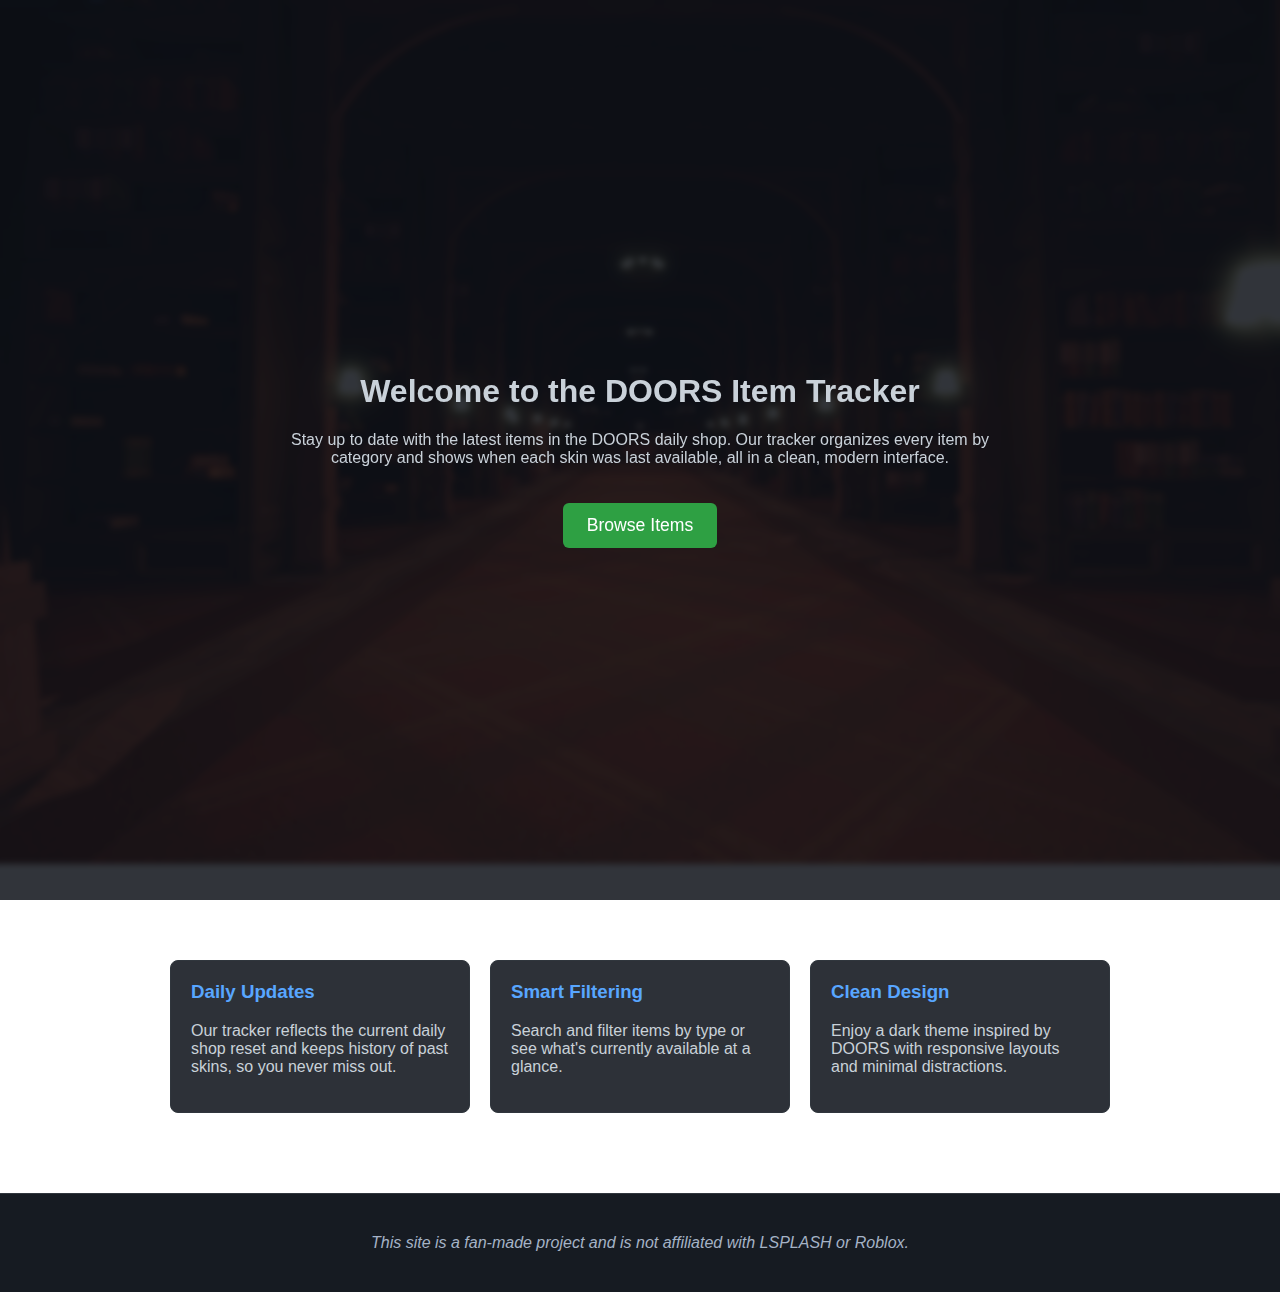
<file: index.html>
<!DOCTYPE html>
<html lang="en">
<head>
  <meta charset="UTF-8">
  <meta name="viewport" content="width=device-width, initial-scale=1.0">
  <title>DOORS Item Tracker – Home</title>
  <!-- Global site tag (Google Analytics) - place as early as possible in the head to ensure
       analytics fires before other scripts. Replace the Measurement ID below only if your
       GA4 property changes. -->
  <script async src="https://www.googletagmanager.com/gtag/js?id=G-7MSW6GJZZ1"></script>
  <script>
    window.dataLayer = window.dataLayer || [];
    function gtag(){dataLayer.push(arguments);}
    gtag('js', new Date());
    gtag('config', 'G-7MSW6GJZZ1');
  </script>
  <!-- Use the existing stylesheet to keep the dark theme, and add some home‑page styles below -->
  <link rel="stylesheet" href="style.css">
  <style>
    /* Hero section covers the full viewport height and features a blurred overlay */
    .hero {
      display: flex;
      flex-direction: column;
      align-items: center;
      justify-content: center;
      text-align: center;
      min-height: 100vh;
      background: url('background.png') no-repeat center center fixed;
      background-size: cover;
      color: #c9d1d9;
      position: relative;
    }
    .hero-overlay {
      position: absolute;
      top: 0;
      left: 0;
      right: 0;
      bottom: 0;
      background: rgba(13, 17, 23, 0.85);
      backdrop-filter: blur(3px);
    }
    .hero-content {
      position: relative;
      z-index: 1;
      max-width: 800px;
      padding: 0 20px;
      animation: fadeInUp 1s ease forwards;
    }
    @keyframes fadeInUp {
      from {
        opacity: 0;
        transform: translateY(30px);
      }
      to {
        opacity: 1;
        transform: translateY(0);
      }
    }
    .cta-button {
      display: inline-block;
      margin-top: 20px;
      padding: 12px 24px;
      font-size: 1.1rem;
      color: #fff;
      background-color: #2ea043;
      border: none;
      border-radius: 6px;
      cursor: pointer;
      text-decoration: none;
      transition: background-color 0.2s ease;
    }
    .cta-button:hover {
      background-color: #3fb657;
    }
    .features {
      display: flex;
      flex-wrap: wrap;
      justify-content: center;
      gap: 20px;
      margin: 60px auto;
      max-width: 1000px;
      padding: 0 20px;
    }
    .feature {
      background-color: rgba(22, 27, 34, 0.9);
      border: 1px solid #30363d;
      border-radius: 8px;
      padding: 20px;
      flex: 1 1 250px;
      min-width: 250px;
      max-width: 300px;
      color: #c9d1d9;
      animation: fadeIn 1.5s ease forwards;
    }
    .feature h3 {
      margin-top: 0;
      color: #58a6ff;
    }
    @keyframes fadeIn {
      from { opacity: 0; transform: translateY(20px); }
      to { opacity: 1; transform: translateY(0); }
    }
    footer {
      text-align: center;
      padding: 24px;
      font-size: 1rem;
      color: #a5b3c6;
      background-color: #161b22;
      border-top: 1px solid #30363d;
      margin-top: 80px;
      font-style: italic;
    }
  </style>

</head>
<body>
  <section class="hero">
    <div class="hero-overlay"></div>
    <div class="hero-content">
      <h1>Welcome to the DOORS Item Tracker</h1>
      <p>Stay up to date with the latest items in the DOORS daily shop. Our tracker organizes every item by category and shows when each skin was last available, all in a clean, modern interface.</p>
      <a href="items.html" class="cta-button">Browse Items</a>
    </div>
  </section>
  <section class="features">
    <div class="feature">
      <h3>Daily Updates</h3>
      <p>Our tracker reflects the current daily shop reset and keeps history of past skins, so you never miss out.</p>
    </div>
    <div class="feature">
      <h3>Smart Filtering</h3>
      <p>Search and filter items by type or see what's currently available at a glance.</p>
    </div>
    <div class="feature">
      <h3>Clean Design</h3>
      <p>Enjoy a dark theme inspired by DOORS with responsive layouts and minimal distractions.</p>
    </div>
  </section>
  <footer>
    <p>This site is a fan‑made project and is not affiliated with LSPLASH or Roblox.</p>
  </footer>
</body>
</html>
</file>
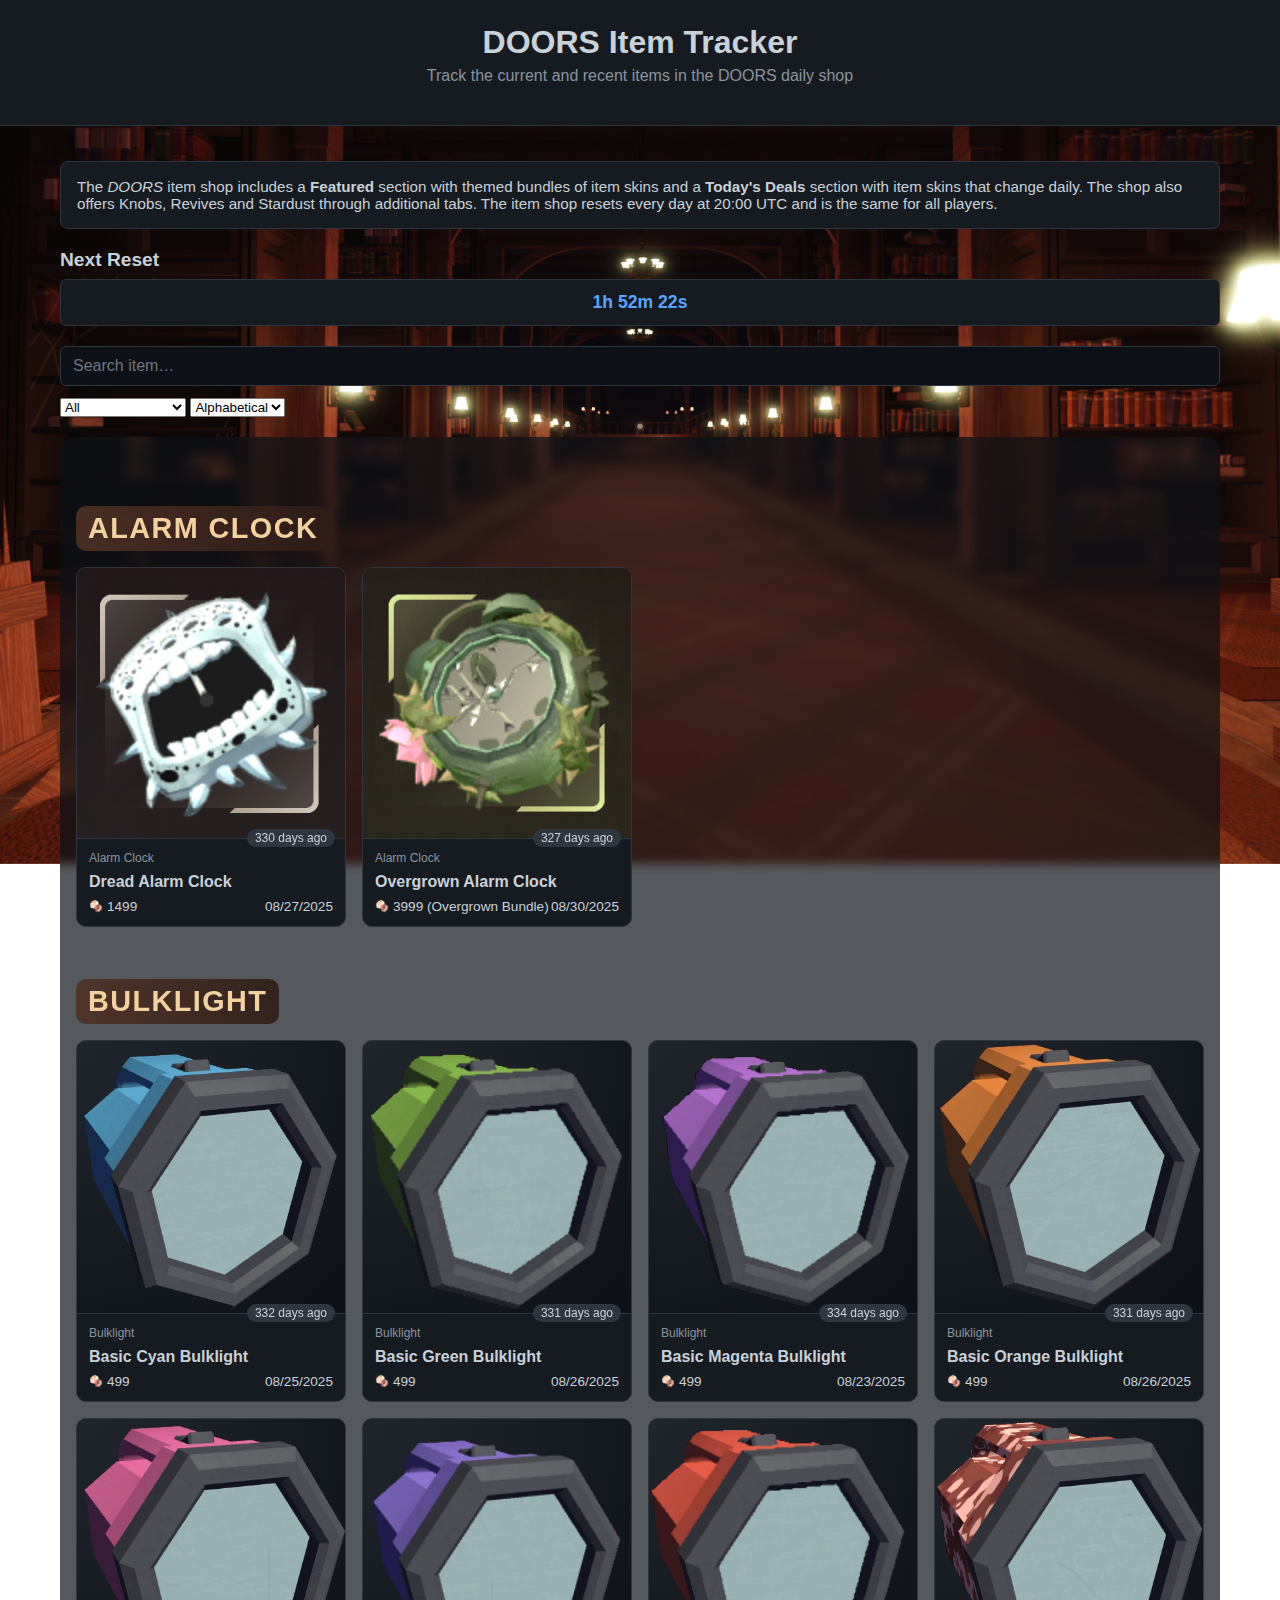
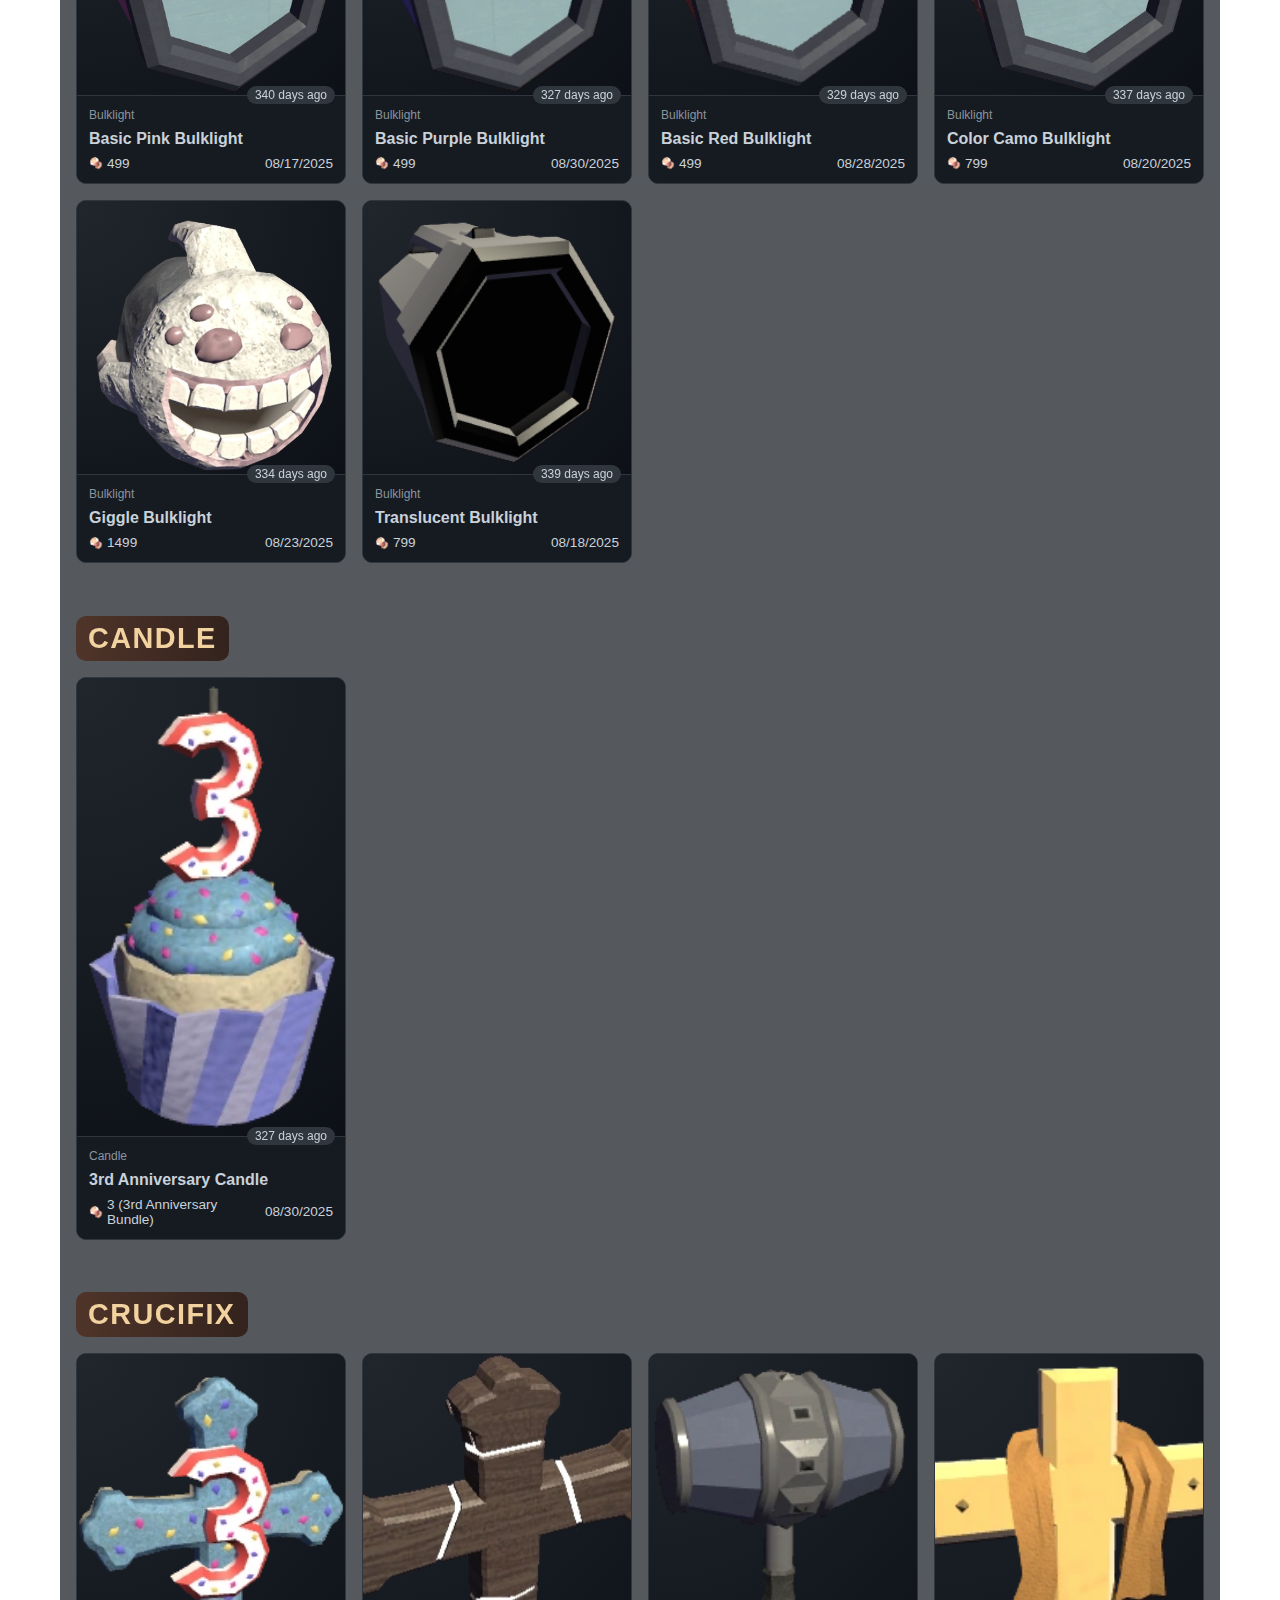
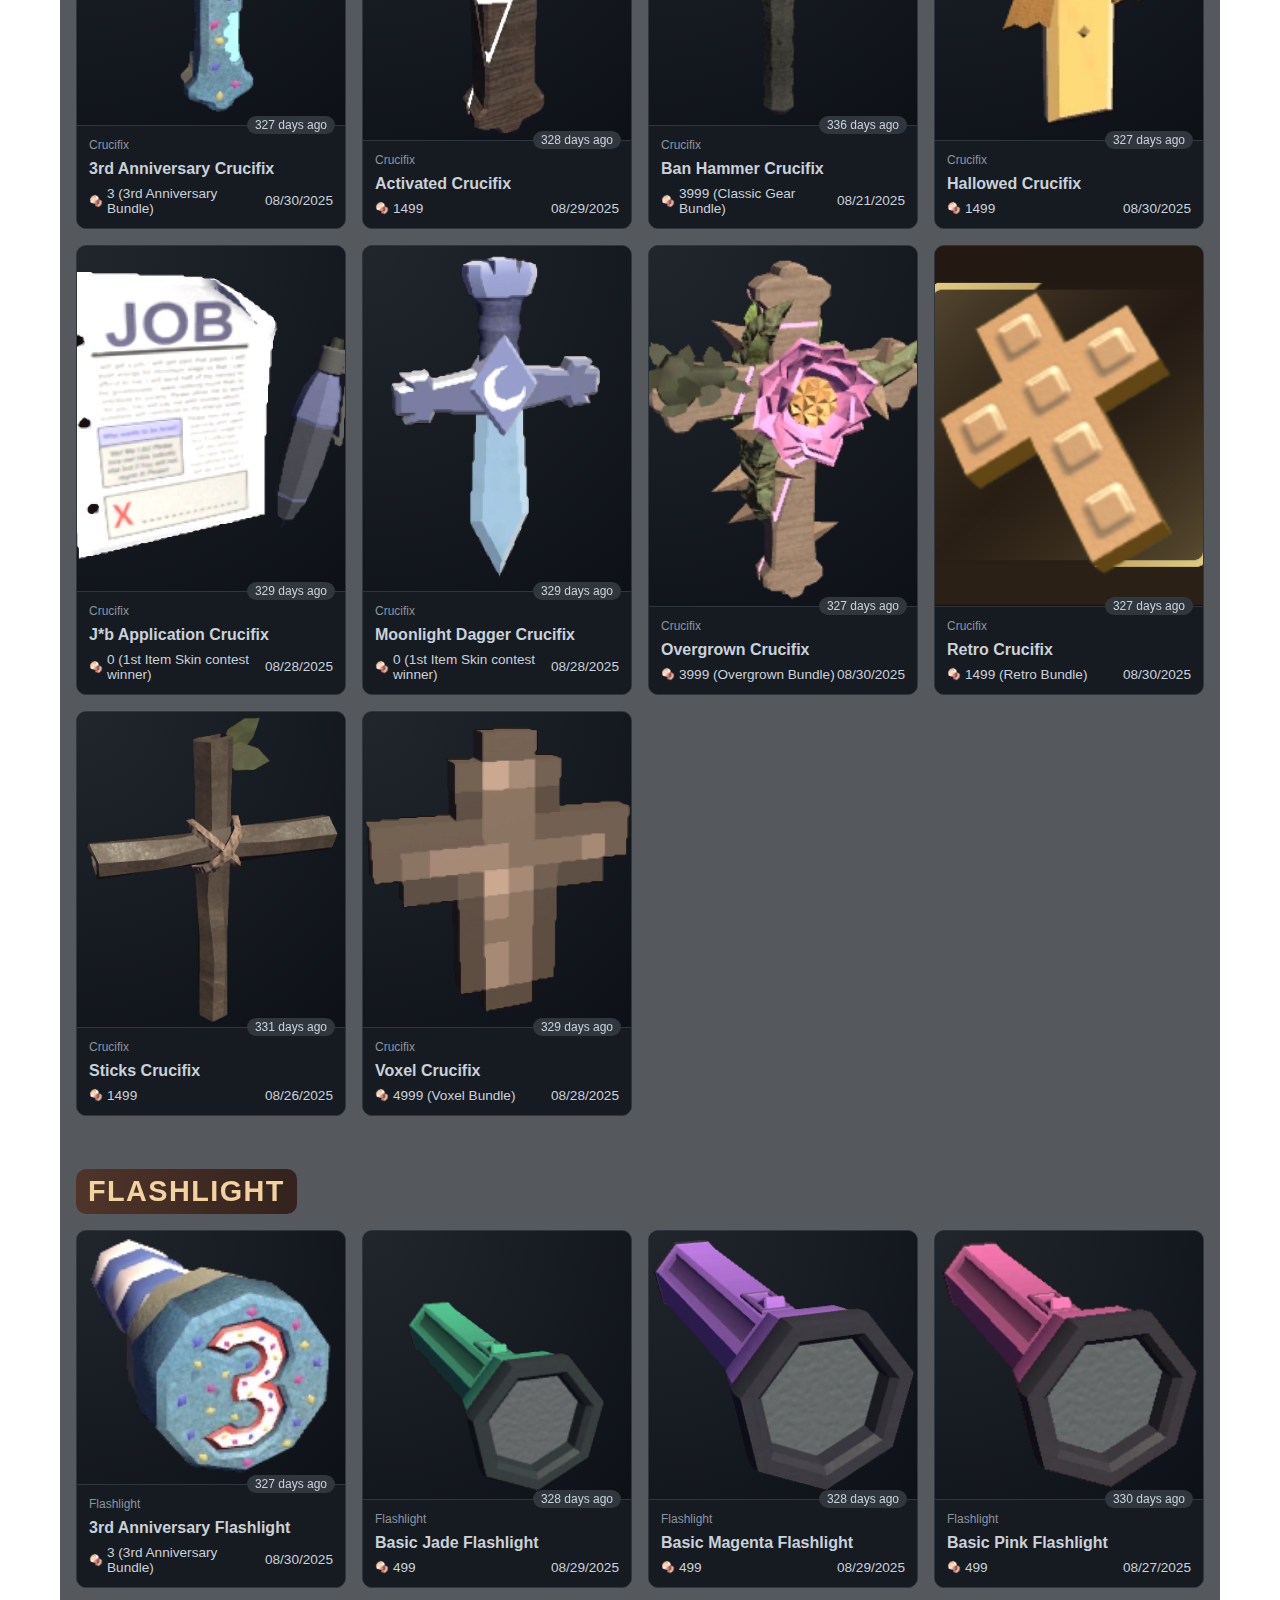
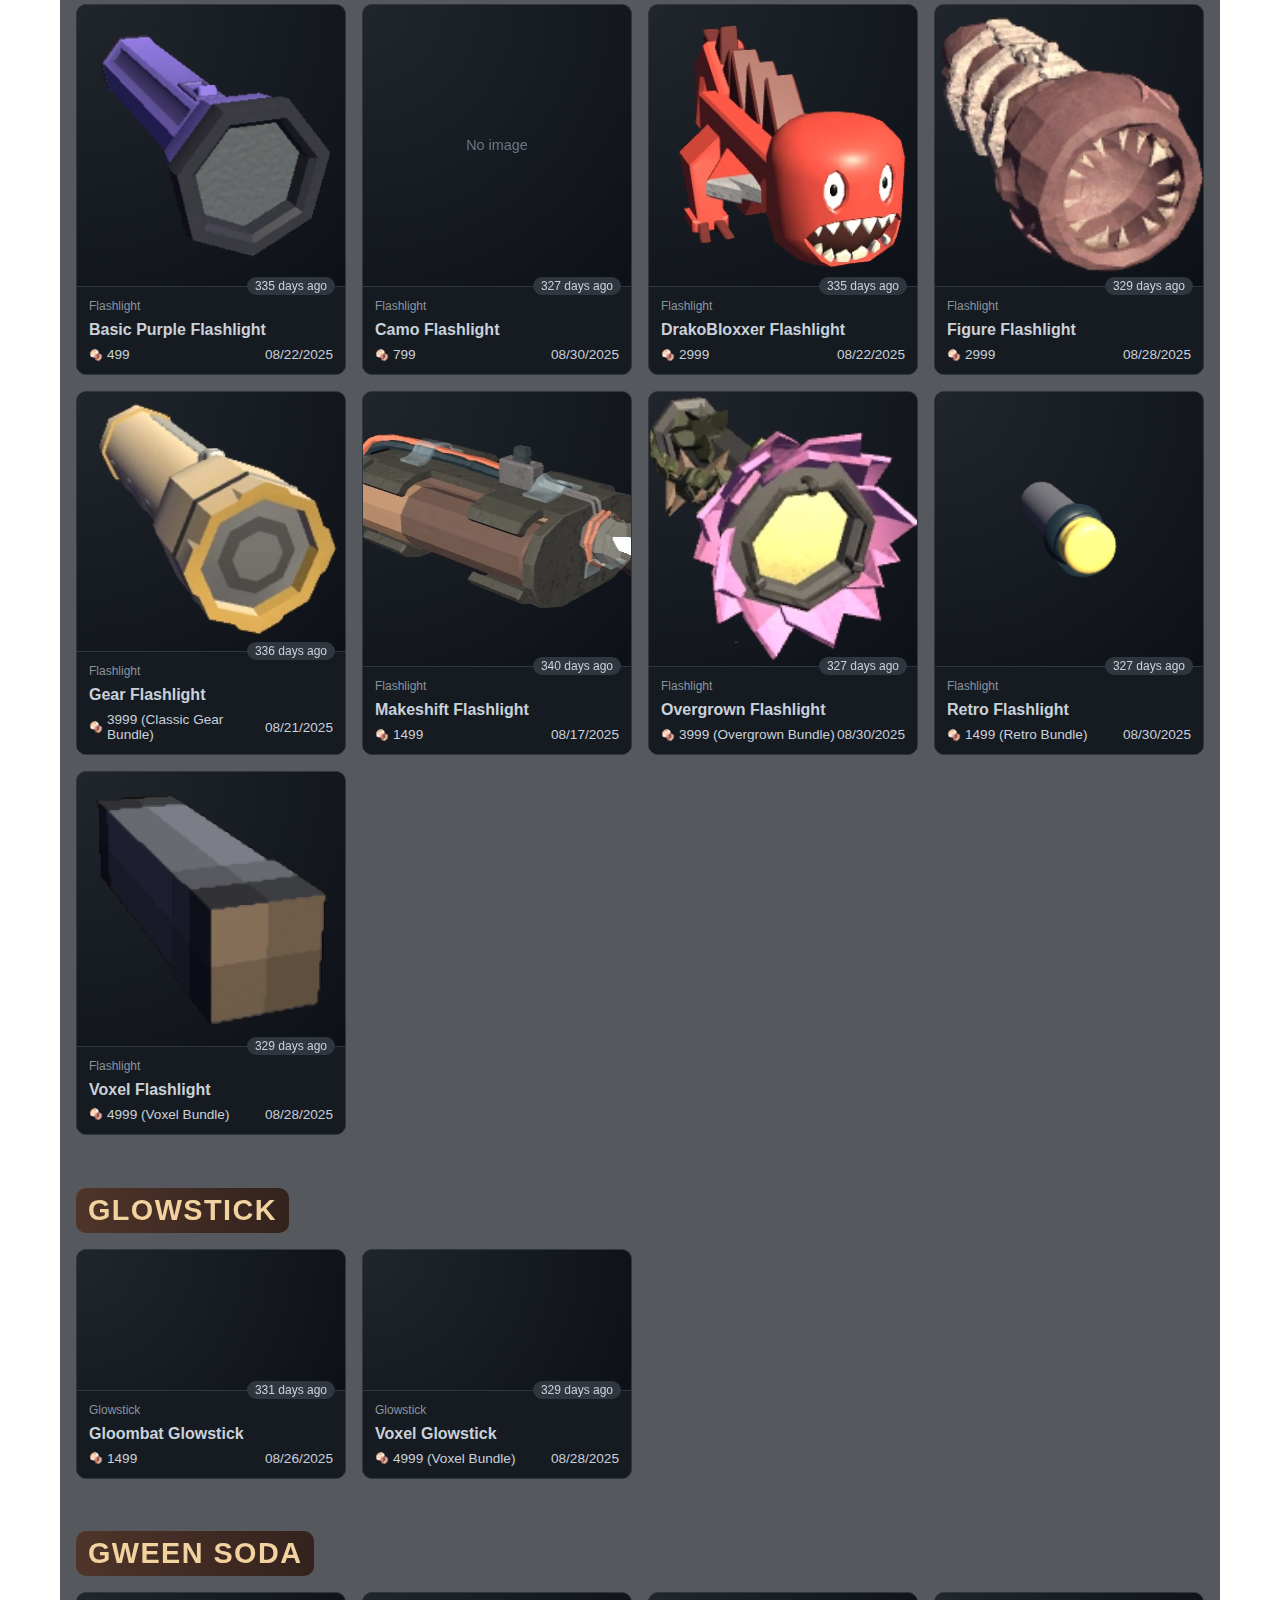
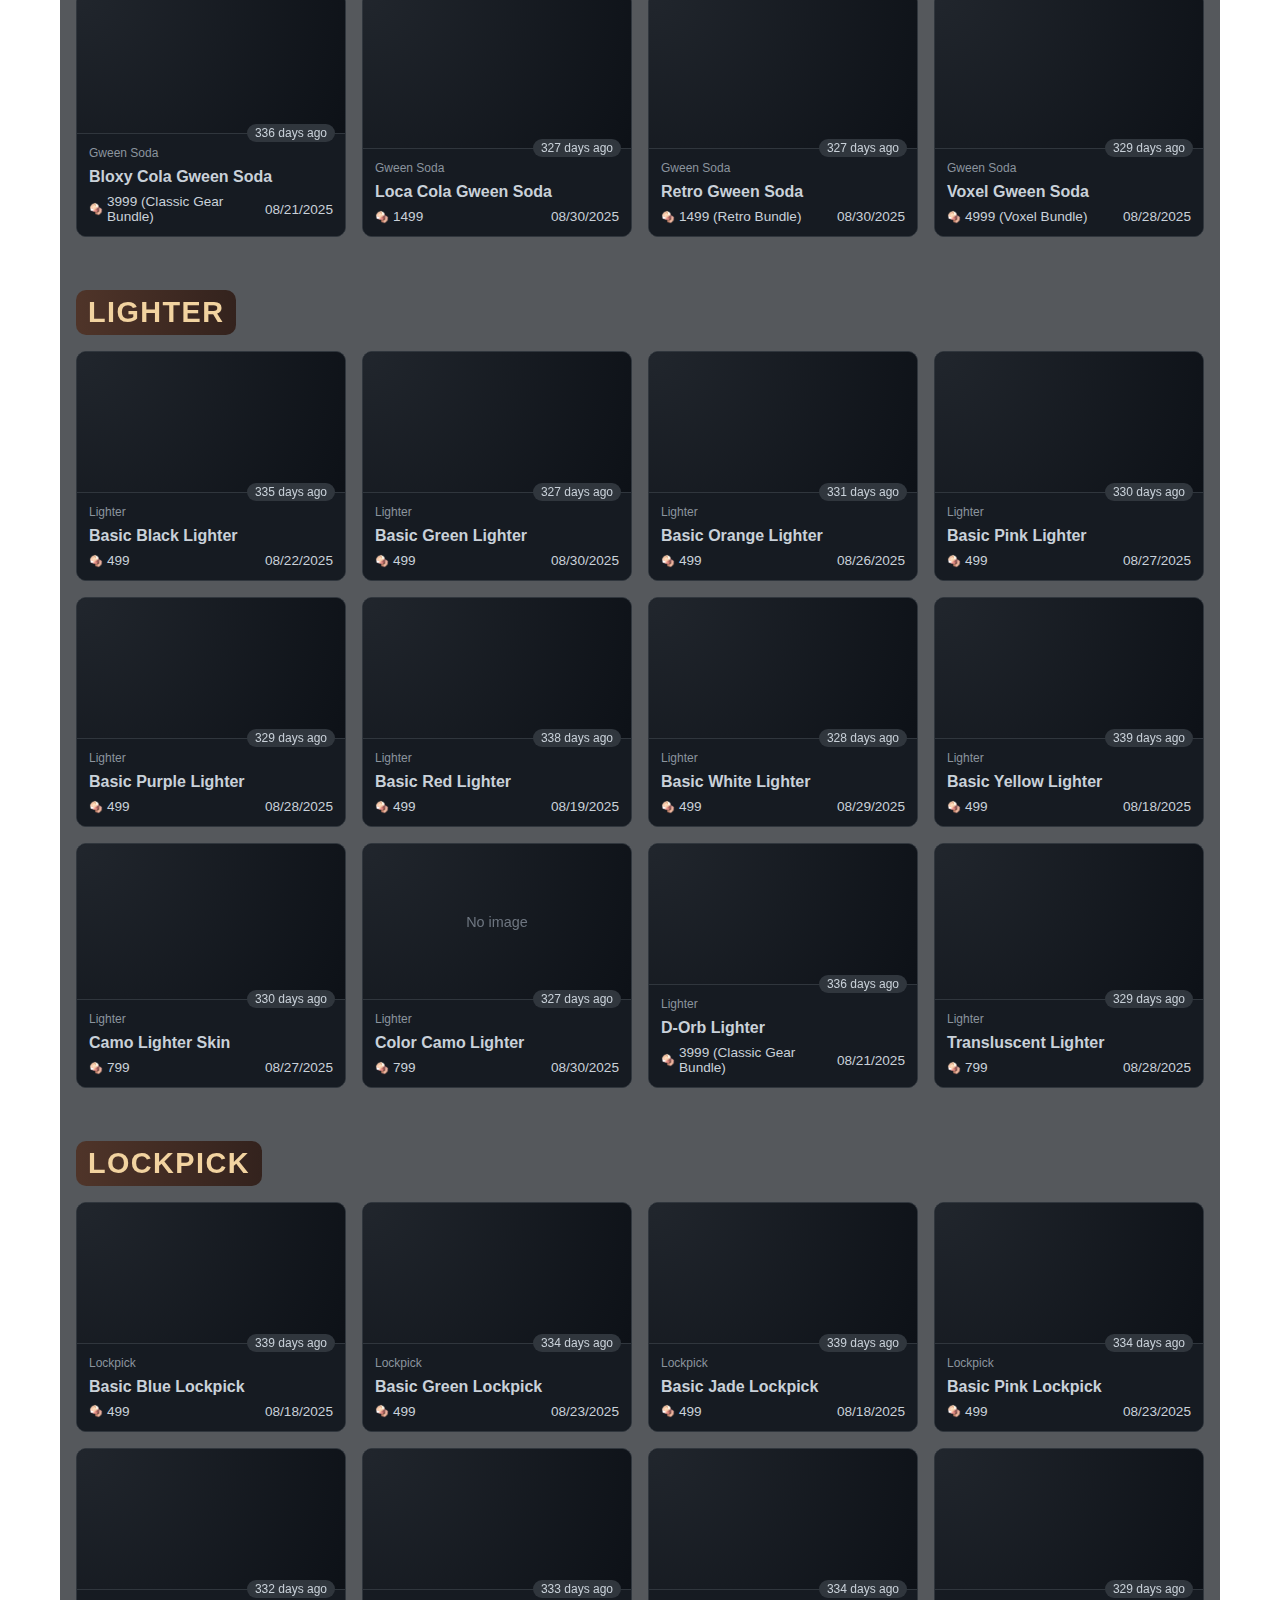
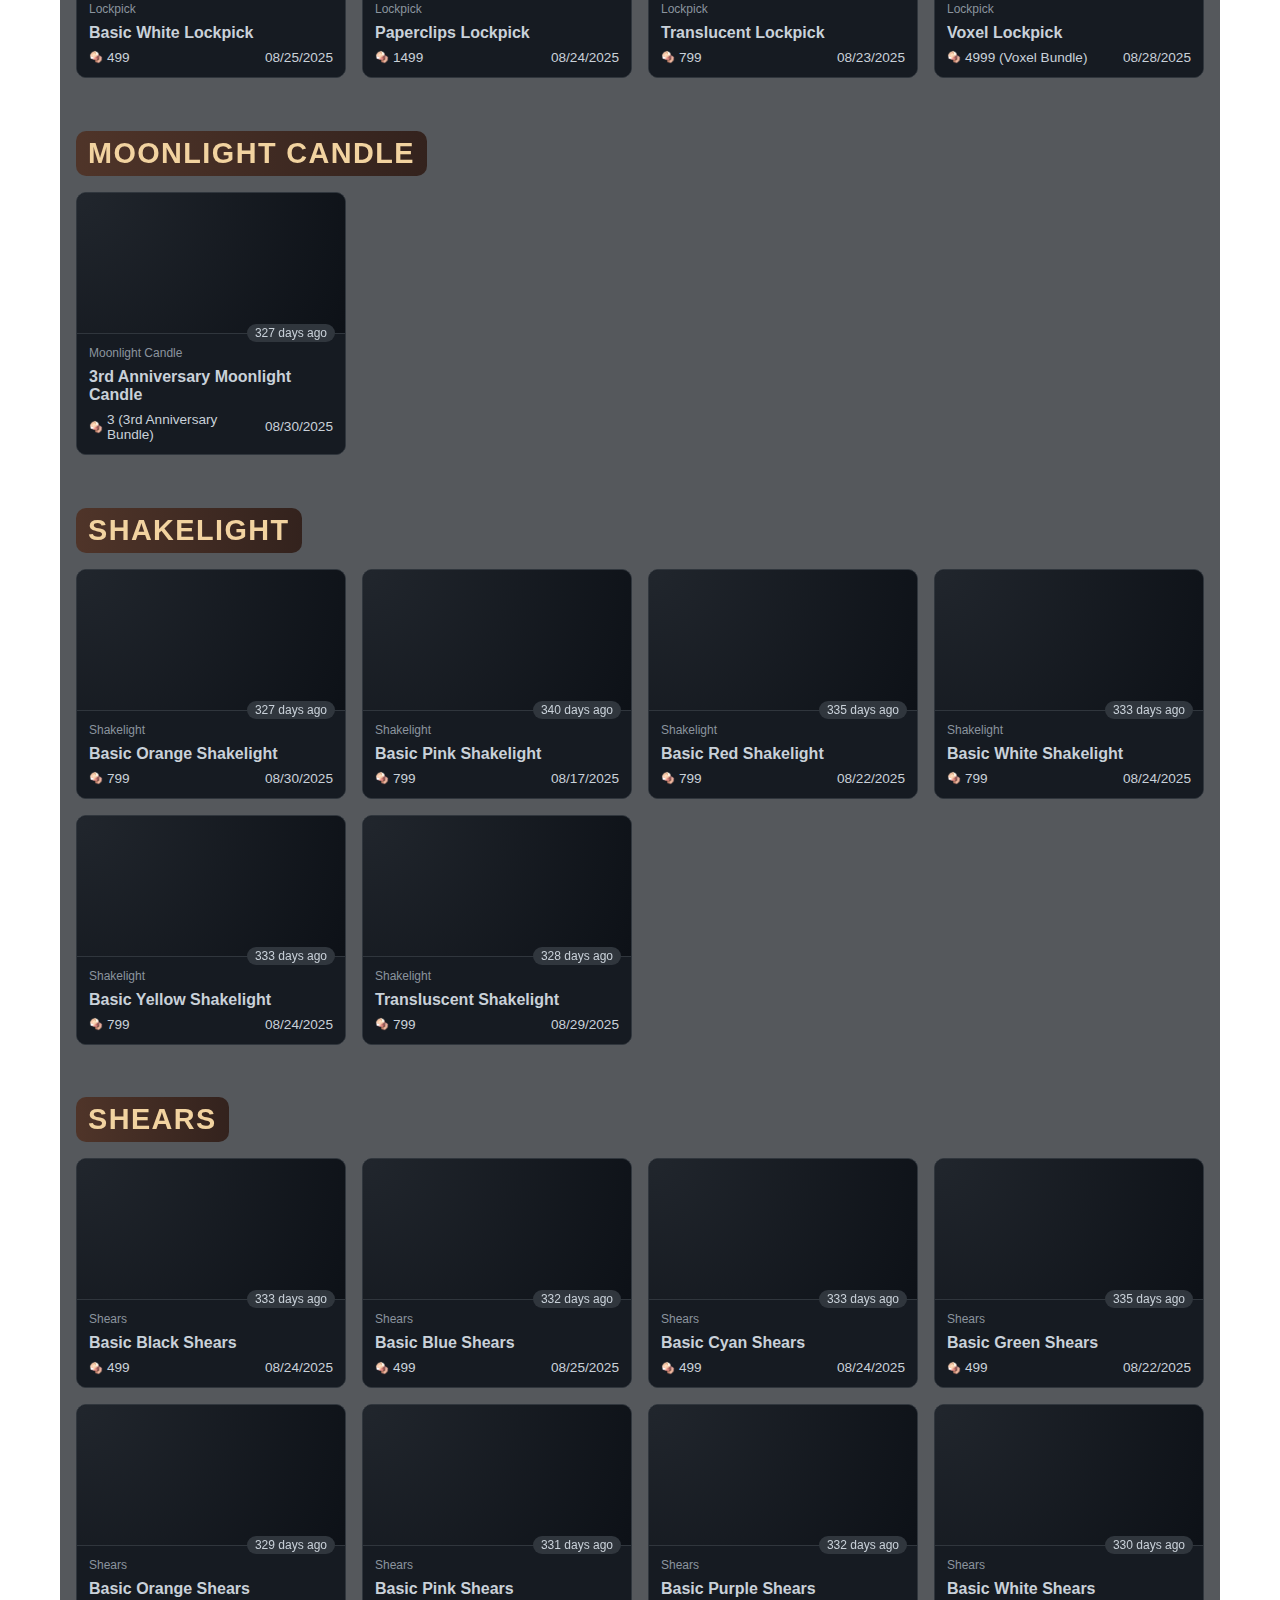
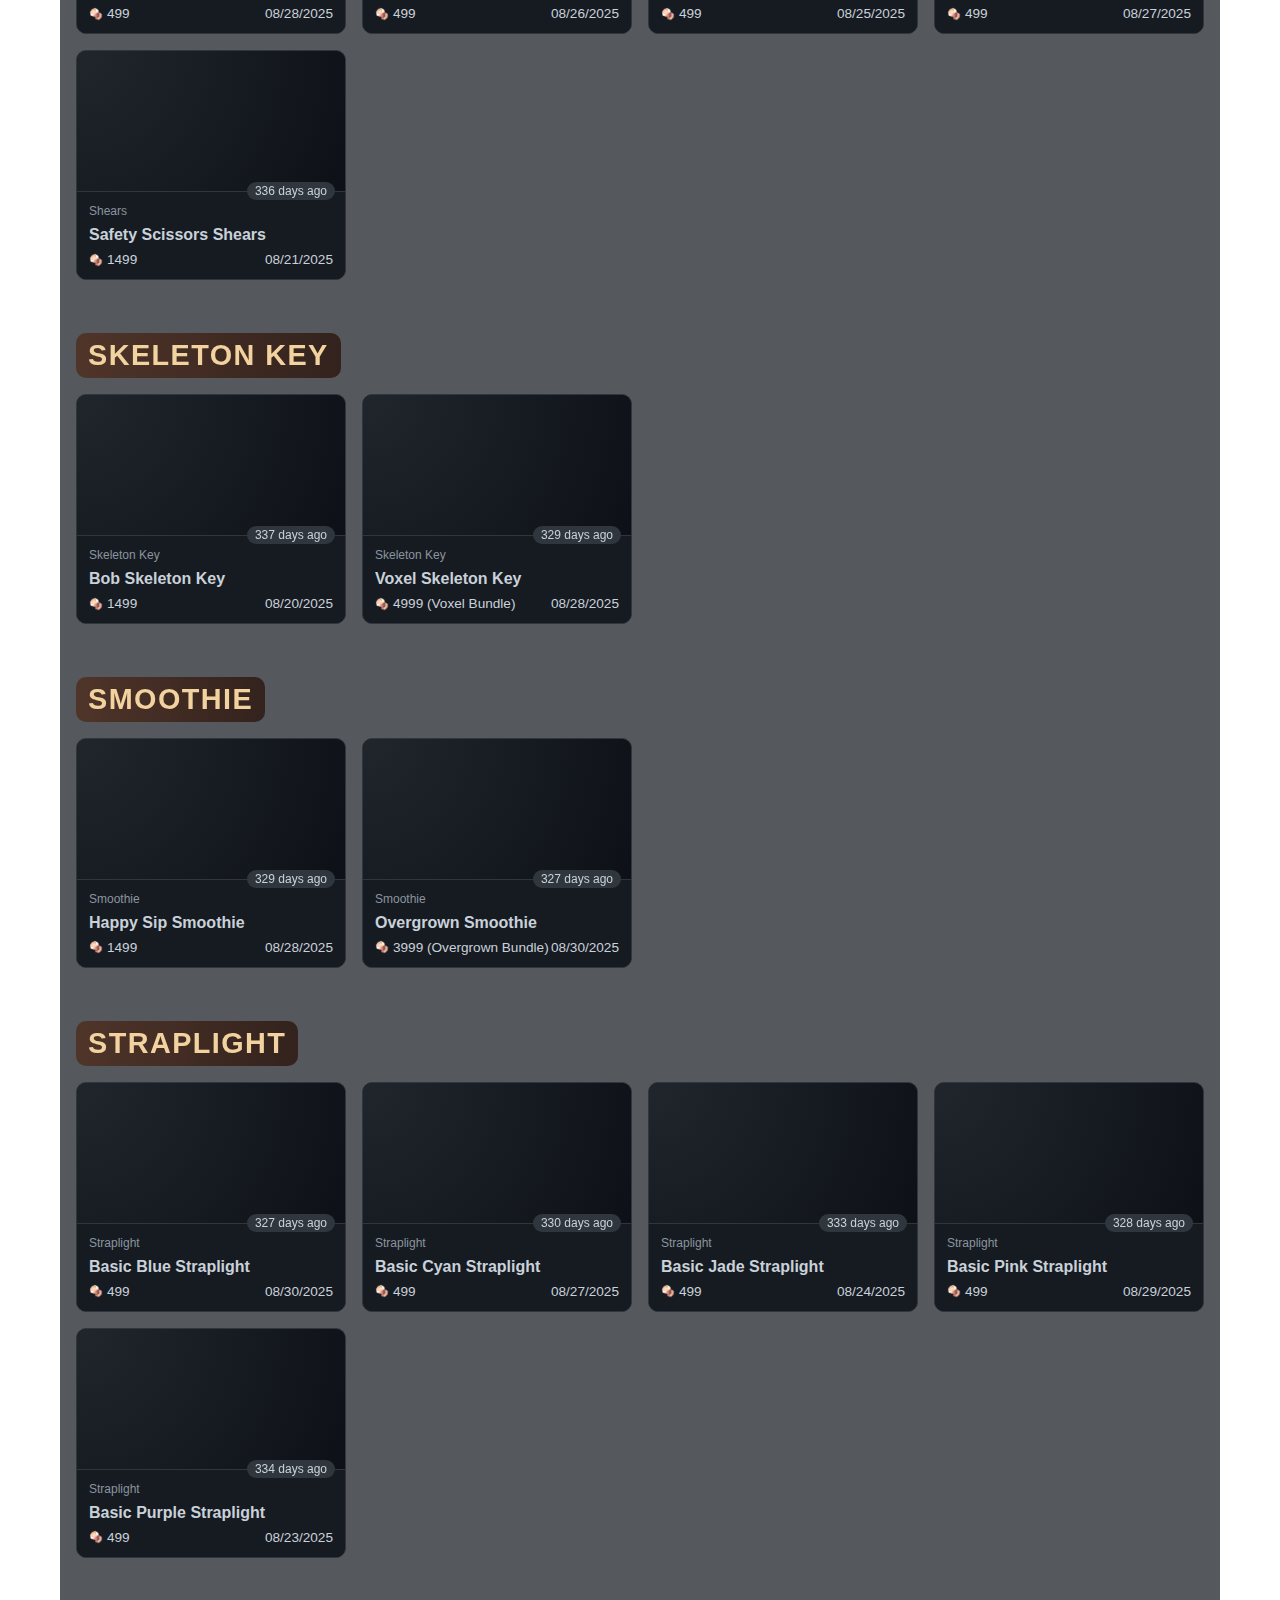
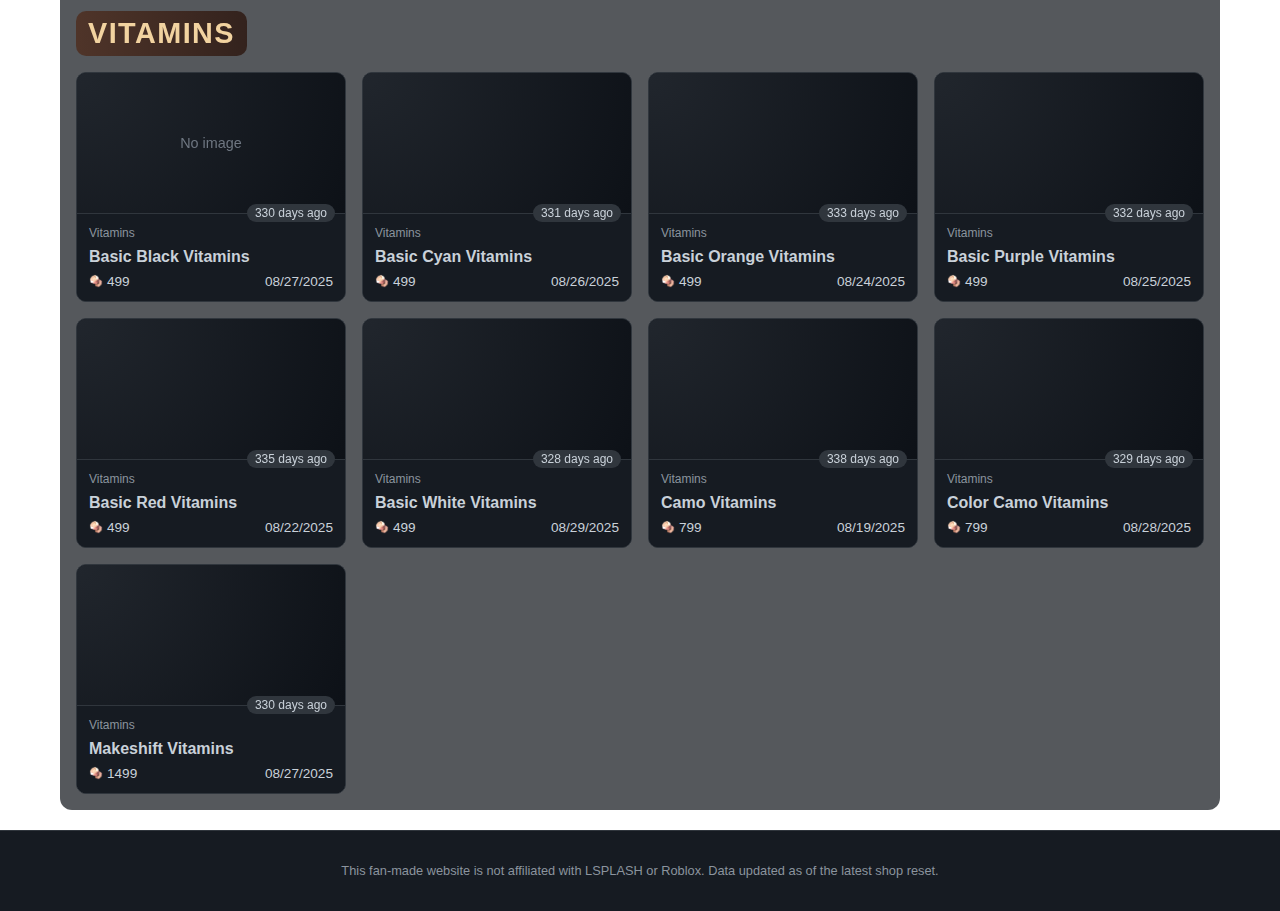
<file: items.html>
<!DOCTYPE html>
<html lang="en">
<head>
  <meta charset="UTF-8" />
  <meta name="viewport" content="width=device-width, initial-scale=1.0" />
  <title>DOORS Item Tracker</title>

  <!-- Global site tag (Google Analytics) - place as early as possible in the head to ensure
       analytics fires before other scripts. Replace the Measurement ID below only if your
       GA4 property changes. -->
  <script async src="https://www.googletagmanager.com/gtag/js?id=G-7MSW6GJZZ1"></script>
  <script>
    window.dataLayer = window.dataLayer || [];
    function gtag(){dataLayer.push(arguments);}
    gtag('js', new Date());
    gtag('config', 'G-7MSW6GJZZ1');
  </script>
  <link rel="stylesheet" href="style.css" />

</head>
<body>
  <header>
    <h1>DOORS Item Tracker</h1>
    <p class="subtitle">Track the current and recent items in the DOORS daily shop</p>
  </header>
  <main>
    <section class="info">
      <p>
        The <em>DOORS</em> item shop includes a <strong>Featured</strong> section with themed bundles of item skins and a
        <strong>Today's Deals</strong> section with item skins that change daily. The shop also offers Knobs,
        Revives and Stardust through additional tabs. The item shop resets every day at
        20:00&nbsp;UTC and is the same for all players.
      </p>
    </section>
    <section class="countdown-section">
      <h2>Next Reset</h2>
      <div id="countdown" class="countdown">Calculating time to next reset…</div>
    </section>
    <section class="controls-section">
      <input type="text" id="searchInput" placeholder="Search item…" aria-label="Search" />
      <!-- Dropdown menu to filter item categories and special views -->
      <select id="filterSelect" class="filter-select" aria-label="Filter items">
        <!-- options inserted dynamically -->
      </select>
      <!-- Dropdown menu for organizing items.  Users can choose to sort alphabetically
           (A–Z) or by oldest first (most days since last seen). -->
      <select id="sortSelect" class="sort-select" aria-label="Sort items">
        <!-- options inserted dynamically -->
      </select>
    </section>
    <section id="itemsContainer" class="items-container">
      <!-- categories and item cards inserted here -->
    </section>
  </main>
  <footer>
    <p>This fan‑made website is not affiliated with LSPLASH or Roblox. Data updated as of the latest shop reset.</p>
  </footer>
  <script src="script.js"></script>
</body>
</html>
</file>
<file: style.css>
/* Dark theme styling for DOORS Item Tracker */

* {
  box-sizing: border-box;
}

body {
  margin: 0;
  /* Use the uploaded image as the page background. The image will cover the entire
     viewport and stay fixed while scrolling. */
  background: url('background.png') no-repeat center center fixed;
  background-size: cover;
  color: #c9d1d9;
  font-family: -apple-system, BlinkMacSystemFont, "Segoe UI", Roboto, Helvetica, Arial, sans-serif;
}

header {
  background-color: #161b22;
  padding: 24px 20px;
  text-align: center;
  border-bottom: 1px solid #30363d;
}

header h1 {
  margin: 0;
  font-size: 2rem;
}

header .subtitle {
  margin-top: 6px;
  font-size: 1rem;
  color: #8b949e;
}

main {
  max-width: 1200px;
  margin: 0 auto;
  padding: 20px;
}

.info p {
  background-color: #161b22;
  padding: 16px;
  border: 1px solid #30363d;
  border-radius: 8px;
  font-size: 0.95rem;
  color: #c9d1d9;
  margin-bottom: 20px;
}

.countdown-section {
  margin-bottom: 20px;
}

.countdown-section h2 {
  margin-bottom: 8px;
  font-size: 1.2rem;
  color: #c9d1d9;
}

.countdown {
  background-color: #161b22;
  padding: 12px;
  border: 1px solid #30363d;
  border-radius: 6px;
  font-weight: bold;
  font-size: 1.1rem;
  color: #58a6ff;
  text-align: center;
}

.controls-section {
  margin-bottom: 20px;
}

#searchInput {
  width: 100%;
  padding: 10px 12px;
  font-size: 1rem;
  background-color: #0d1117;
  border: 1px solid #30363d;
  border-radius: 6px;
  color: #c9d1d9;
  outline: none;
  margin-bottom: 12px;
}

#searchInput::placeholder {
  color: #6e7681;
}

#searchInput:focus {
  border-color: #58a6ff;
}

.filter-chips {
  display: flex;
  flex-wrap: wrap;
  gap: 8px;
}

.chip {
  padding: 6px 12px;
  border: 1px solid #30363d;
  border-radius: 20px;
  background-color: #161b22;
  color: #c9d1d9;
  font-size: 0.9rem;
  cursor: pointer;
  user-select: none;
  transition: background-color 0.15s ease, border-color 0.15s ease;
}

.chip:hover {
  background-color: #21262d;
}

.chip.active {
  background-color: #2ea043;
  border-color: #2ea043;
  color: #fff;
}

.items-container {
  margin-top: 10px;
  /* Apply a semi‑transparent backdrop and blur to improve readability against the page background */
  backdrop-filter: blur(5px);
  background-color: rgba(13, 17, 23, 0.7);
  padding: 16px;
  border-radius: 12px;
}

.category {
  margin-top: 24px;
}

/*
 * Section headings for each item category.  Increase the font size and
 * add a subtle letter‑spacing and weight to make these labels stand
 * out visually.  These tweaks help visitors quickly scan the page
 * and distinguish between different item types.  The color remains
 * consistent with the overall palette.
 */
.category-title {
  /* Increase the category title size for better readability */
  font-size: 1.8rem;
  margin-bottom: 16px;
  /* Use a warm accent color similar to the in‑game UI for category labels */
  color: #f2d3a0;
  font-weight: 600;
  letter-spacing: 0.05em;
  text-transform: uppercase;
  /* Add a subtle background bar behind the label and round the corners.  The
     linear gradient and padding mirror the aesthetic shown in the provided
     screenshot, giving each section header a distinct, polished look. */
  display: inline-block;
  padding: 6px 12px;
  background: linear-gradient(90deg, rgba(79, 49, 36, 0.9) 0%, rgba(48, 29, 23, 0.9) 100%);
  border-radius: 10px;
}

.item-grid {
  display: grid;
  gap: 16px;
  grid-template-columns: repeat(auto-fill, minmax(250px, 1fr));
}

.item-card {
  display: flex;
  flex-direction: column;
  background-color: #161b22;
  border: 1px solid #30363d;
  border-radius: 10px;
  overflow: hidden;
  transition: transform 0.1s ease;
}

.item-card:hover {
  transform: translateY(-4px);
}

.card-image {
  flex: 1 0 140px;
  display: flex;
  align-items: center;
  justify-content: center;
  background: radial-gradient(circle at top left, #21262d, #0d1117);
  color: #6e7681;
  font-size: 0.9rem;
  user-select: none;
}

/* When an image is present, ensure it fills the card area gracefully */
.card-image img {
  width: 100%;
  height: 100%;
  object-fit: cover;
}

.card-content {
  padding: 12px;
  background-color: #161b22;
  border-top: 1px solid #30363d;
  position: relative;
  display: flex;
  flex-direction: column;
  gap: 8px;
}

.card-category {
  font-size: 0.75rem;
  color: #8b949e;
}

.card-name {
  font-size: 1rem;
  font-weight: bold;
  color: #c9d1d9;
}

.card-row {
  display: flex;
  justify-content: space-between;
  align-items: center;
  font-size: 0.85rem;
  color: #c9d1d9;
}

/* Styling for the small currency icon used in price displays. The icon is
   sized consistently and aligned with the surrounding text. */
/* Currency icon used next to the price. Reduce size and remove extra margin */
/* Currency icon used next to the price. Reduce size and provide a small right margin */
.price-icon {
  width: 14px;
  height: 14px;
  margin-right: 3px;
  vertical-align: middle;
}

/* Wrap the icon and price text together so there is no extra gap (icon margin handles spacing) */
.price-wrap {
  display: inline-flex;
  align-items: center;
}

.price-icon {
  margin-right: 4px;
}

.days-badge {
  position: absolute;
  top: -10px;
  right: 10px;
  padding: 2px 8px;
  border-radius: 12px;
  font-size: 0.75rem;
  font-weight: 500;
  color: #c9d1d9;
  background-color: #30363d;
}

.days-badge.today {
  background-color: #2ea043;
  color: #fff;
}

/* Note text for items that are permanently gone (e.g., 3rd Anniversary items). */
.card-note {
  font-size: 0.75rem;
  color: #e5534b; /* subtle red/orange to call attention */
  margin-top: 4px;
}


footer {
  text-align: center;
  padding: 20px;
  font-size: 0.8rem;
  color: #8b949e;
  background-color: #161b22;
  border-top: 1px solid #30363d;
}
</file>
